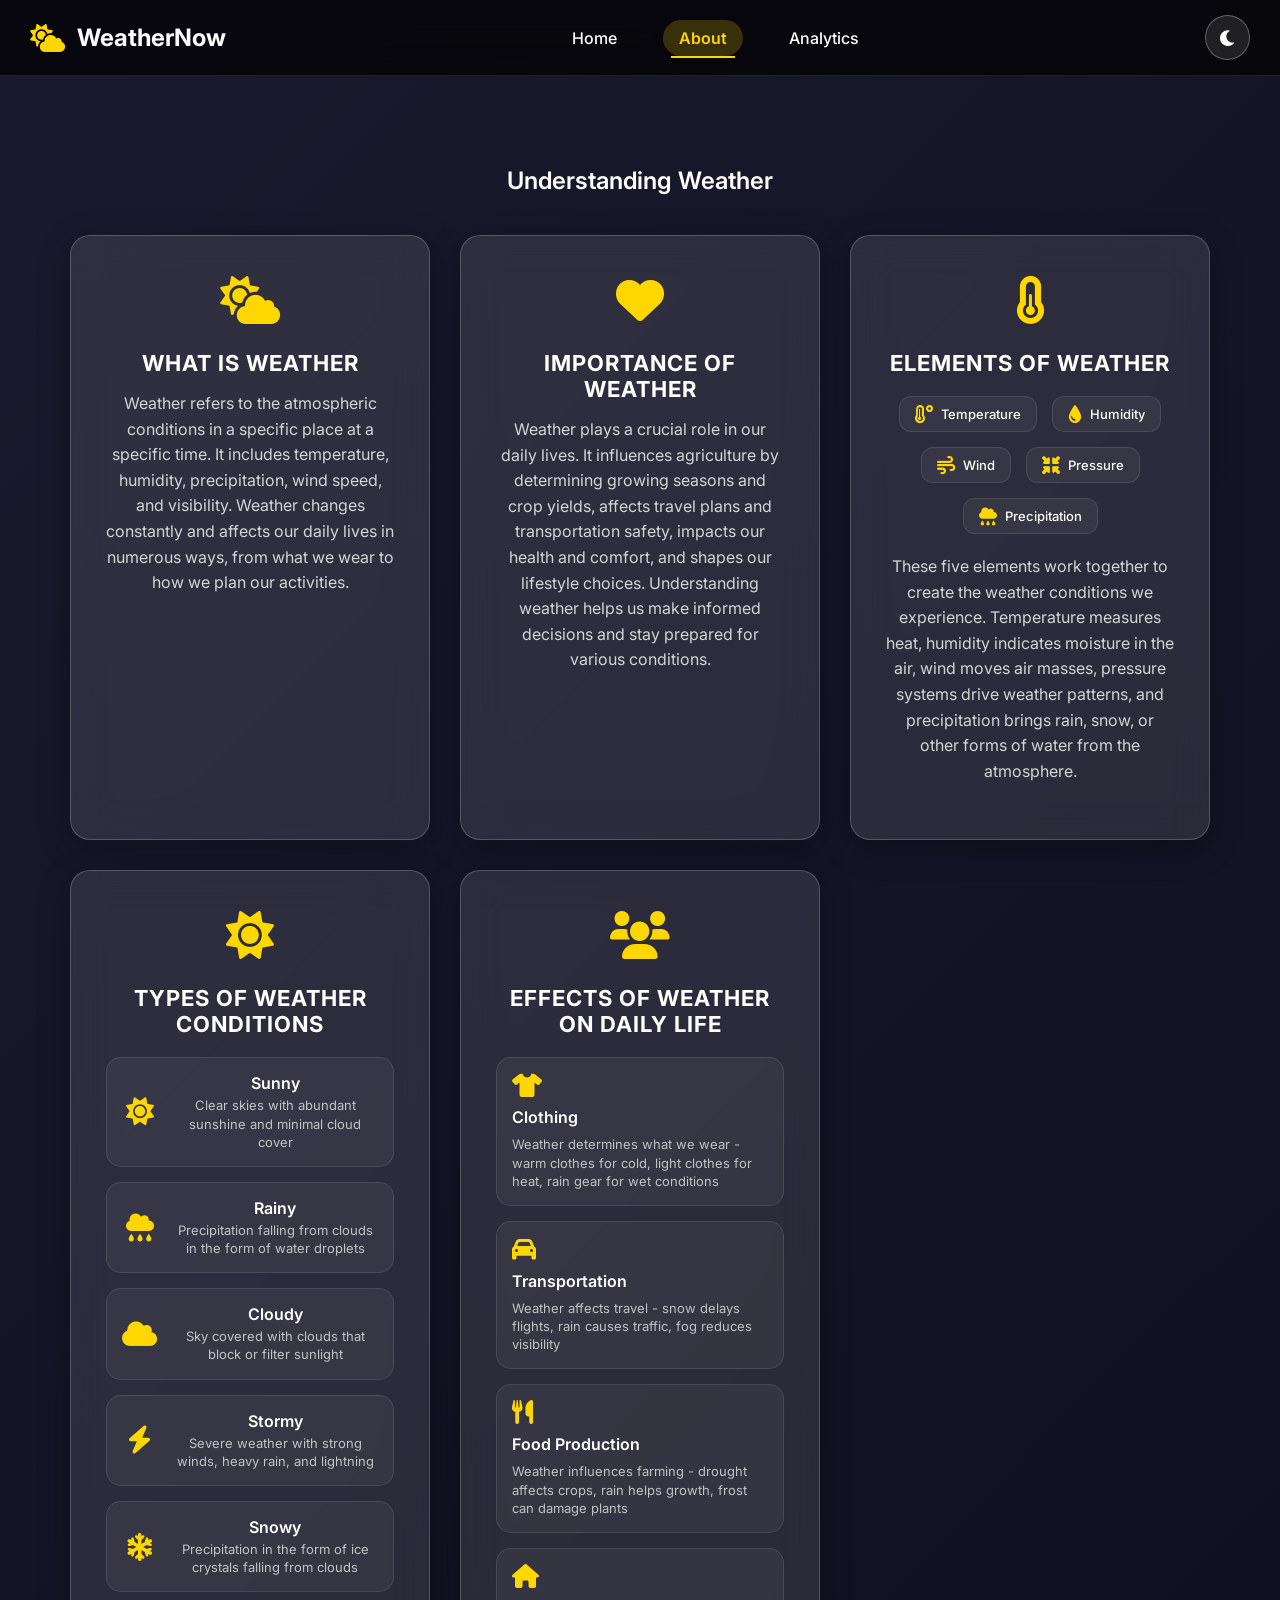
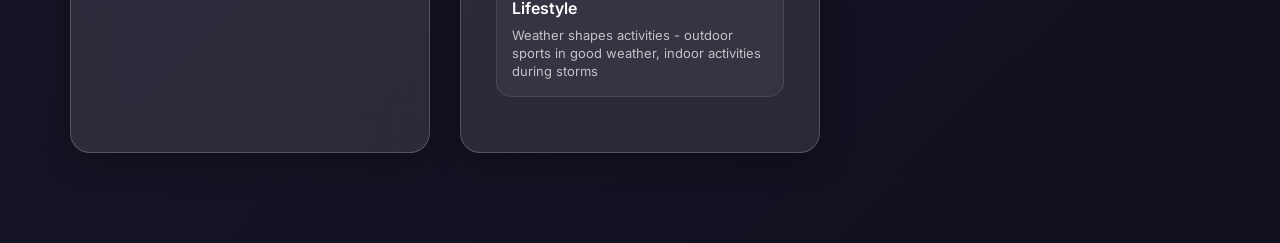
<file: about.html>
<!DOCTYPE html>
<html lang="en">
<head>
    <meta charset="UTF-8">
    <meta name="viewport" content="width=device-width, initial-scale=1.0">
    <title>About Weather - WeatherNow</title>
    <link rel="stylesheet" href="https://cdnjs.cloudflare.com/ajax/libs/font-awesome/6.0.0/css/all.min.css">
    <link href="https://fonts.googleapis.com/css2?family=Inter:wght@300;400;500;600;700&display=swap" rel="stylesheet">
    <link rel="stylesheet" href="style.css">
</head>
<body>
    <div class="app">
        <!-- Navigation Bar -->
        <nav class="navbar">
            <div class="nav-left">
                <div class="logo">
                    <i class="fas fa-cloud-sun"></i>
                    <span>WeatherNow</span>
                </div>
            </div>
            <div class="nav-center">
                <div class="nav-menu">
                    <a href="index.html" class="nav-link">Home</a>
                    <a href="about.html" class="nav-link active">About</a>
                    <a href="analytics.html" class="nav-link">Analytics</a>
                </div>
            </div>
             <div class="nav-right">
                <div class="theme-toggle" id="themeToggle">
                    <i class="fas fa-moon" id="themeIcon"></i>
                </div>
            </div>
        </nav>

        <!-- Main Content -->
        <main class="main-content">
            <!-- About Section -->
            <section id="about" class="section">
                <div class="about-container">
                    <h2 class="section-title">Understanding Weather</h2>
                    
                    <!-- Weather Topics Grid -->
                    <div class="about-grid">
                        <!-- What is Weather -->
                        <div class="about-card">
                            <div class="about-icon">
                                <i class="fas fa-cloud-sun"></i>
                            </div>
                            <h3>What is Weather</h3>
                            <p>Weather refers to the atmospheric conditions in a specific place at a specific time. It includes temperature, humidity, precipitation, wind speed, and visibility. Weather changes constantly and affects our daily lives in numerous ways, from what we wear to how we plan our activities.</p>
                        </div>
                        
                        <!-- Importance of Weather -->
                        <div class="about-card">
                            <div class="about-icon">
                                <i class="fas fa-heart"></i>
                            </div>
                            <h3>Importance of Weather</h3>
                            <p>Weather plays a crucial role in our daily lives. It influences agriculture by determining growing seasons and crop yields, affects travel plans and transportation safety, impacts our health and comfort, and shapes our lifestyle choices. Understanding weather helps us make informed decisions and stay prepared for various conditions.</p>
                        </div>
                        
                        <!-- Elements of Weather -->
                        <div class="about-card">
                            <div class="about-icon">
                                <i class="fas fa-thermometer-half"></i>
                            </div>
                            <h3>Elements of Weather</h3>
                            <div class="elements-grid">
                                <div class="element-item">
                                    <i class="fas fa-temperature-high"></i>
                                    <span>Temperature</span>
                                </div>
                                <div class="element-item">
                                    <i class="fas fa-tint"></i>
                                    <span>Humidity</span>
                                </div>
                                <div class="element-item">
                                    <i class="fas fa-wind"></i>
                                    <span>Wind</span>
                                </div>
                                <div class="element-item">
                                    <i class="fas fa-compress-arrows-alt"></i>
                                    <span>Pressure</span>
                                </div>
                                <div class="element-item">
                                    <i class="fas fa-cloud-rain"></i>
                                    <span>Precipitation</span>
                                </div>
                            </div>
                            <p>These five elements work together to create the weather conditions we experience. Temperature measures heat, humidity indicates moisture in the air, wind moves air masses, pressure systems drive weather patterns, and precipitation brings rain, snow, or other forms of water from the atmosphere.</p>
                        </div>
                        
                        <!-- Types of Weather Conditions -->
                        <div class="about-card">
                            <div class="about-icon">
                                <i class="fas fa-sun"></i>
                            </div>
                            <h3>Types of Weather Conditions</h3>
                            <div class="weather-types">
                                <div class="weather-type">
                                    <i class="fas fa-sun"></i>
                                    <div class="weather-info">
                                        <h4>Sunny</h4>
                                        <p>Clear skies with abundant sunshine and minimal cloud cover</p>
                                    </div>
                                </div>
                                <div class="weather-type">
                                    <i class="fas fa-cloud-rain"></i>
                                    <div class="weather-info">
                                        <h4>Rainy</h4>
                                        <p>Precipitation falling from clouds in the form of water droplets</p>
                                    </div>
                                </div>
                                <div class="weather-type">
                                    <i class="fas fa-cloud"></i>
                                    <div class="weather-info">
                                        <h4>Cloudy</h4>
                                        <p>Sky covered with clouds that block or filter sunlight</p>
                                    </div>
                                </div>
                                <div class="weather-type">
                                    <i class="fas fa-bolt"></i>
                                    <div class="weather-info">
                                        <h4>Stormy</h4>
                                        <p>Severe weather with strong winds, heavy rain, and lightning</p>
                                    </div>
                                </div>
                                <div class="weather-type">
                                    <i class="fas fa-snowflake"></i>
                                    <div class="weather-info">
                                        <h4>Snowy</h4>
                                        <p>Precipitation in the form of ice crystals falling from clouds</p>
                                    </div>
                                </div>
                            </div>
                        </div>
                        
                        <!-- Effects of Weather on Daily Life -->
                        <div class="about-card">
                            <div class="about-icon">
                                <i class="fas fa-users"></i>
                            </div>
                            <h3>Effects of Weather on Daily Life</h3>
                            <div class="effects-grid">
                                <div class="effect-item">
                                    <i class="fas fa-tshirt"></i>
                                    <h4>Clothing</h4>
                                    <p>Weather determines what we wear - warm clothes for cold, light clothes for heat, rain gear for wet conditions</p>
                                </div>
                                <div class="effect-item">
                                    <i class="fas fa-car"></i>
                                    <h4>Transportation</h4>
                                    <p>Weather affects travel - snow delays flights, rain causes traffic, fog reduces visibility</p>
                                </div>
                                <div class="effect-item">
                                    <i class="fas fa-utensils"></i>
                                    <h4>Food Production</h4>
                                    <p>Weather influences farming - drought affects crops, rain helps growth, frost can damage plants</p>
                                </div>
                                <div class="effect-item">
                                    <i class="fas fa-home"></i>
                                    <h4>Lifestyle</h4>
                                    <p>Weather shapes activities - outdoor sports in good weather, indoor activities during storms</p>
                                </div>
                            </div>
                        </div>
                    </div>
                </div>
            </section>
        </main>
    </div>

    <script src="script.js"></script>
</body>
</html>
</file>
<file: style.css>
/* Modern Weather Dashboard - Glassmorphism Design */

/* Reset and Base Styles */
* {
    margin: 0;
    padding: 0;
    box-sizing: border-box;
}

body {
    font-family: 'Inter', -apple-system, BlinkMacSystemFont, 'Segoe UI', Roboto, sans-serif;
    background: linear-gradient(135deg, #667eea 0%, #764ba2 100%);
    color: #ffffff;
    min-height: 100vh;
    transition: background 0.8s ease;
    overflow-x: hidden;
}

/* Dynamic Weather Backgrounds - Dark Theme */
body {
    background: linear-gradient(135deg, #1a1a2e 0%, #0f0f1e 100%) !important;
    color: #ffffff;
}

body.sunny {
    background: linear-gradient(135deg, #2d1b69 0%, #0f0f1e 100%) !important;
}

body.cloudy {
    background: linear-gradient(135deg, #1e3c72 0%, #2a5298 100%) !important;
}

body.rainy {
    background: linear-gradient(135deg, #0f2027 0%, #203a43 50%, #2c5364 100%) !important;
}

body.night {
    background: linear-gradient(135deg, #000000 0%, #1a1a2e 100%) !important;
}

/* Light Theme Styles */
body.light-theme {
    background: linear-gradient(135deg, #a8edea 0%, #fed6e3 100%) !important;
    color: #1a1a2e !important;
}

body.light-theme.sunny {
    background: linear-gradient(135deg, #ffecd2 0%, #fcb69f 100%) !important;
}

body.light-theme.cloudy {
    background: linear-gradient(135deg, #e0f7fa 0%, #87ceeb 100%) !important;
}

body.light-theme.rainy {
    background: linear-gradient(135deg, #a1c4fd 0%, #c2e9fb 100%) !important;
}

body.light-theme.night {
    background: linear-gradient(135deg, #f5f7fa 0%, #c3cfe2 100%) !important;
}

/* App Container */
.app {
    min-height: 100vh;
    display: flex;
    flex-direction: column;
}

/* Navigation Bar */
.navbar {
    position: sticky;
    top: 0;
    left: 0;
    right: 0;
    z-index: 1000;
    background: rgba(0, 0, 0, 0.7);
    backdrop-filter: blur(20px);
    border-bottom: 1px solid rgba(255, 255, 255, 0.1);
    padding: 15px 30px;
    display: flex;
    justify-content: space-between;
    align-items: center;
}

.nav-left .logo {
    display: flex;
    align-items: center;
    gap: 12px;
    font-size: 24px;
    font-weight: 700;
    color: #ffffff;
}

.nav-left .logo i {
    color: #ffd700;
    font-size: 28px;
}

.nav-center .search-container {
    position: relative;
    display: flex;
    align-items: center;
}

.search-input {
    background: rgba(255, 255, 255, 0.1);
    border: 1px solid rgba(255, 255, 255, 0.3);
    border-radius: 25px;
    padding: 12px 20px 12px 50px;
    color: #ffffff;
    font-size: 16px;
    width: 300px;
    outline: none;
    transition: all 0.3s ease;
}

.search-input::placeholder {
    color: rgba(255, 255, 255, 0.6);
}

.search-input:focus {
    background: rgba(255, 255, 255, 0.2);
    border-color: rgba(255, 255, 255, 0.5);
    box-shadow: 0 0 20px rgba(255, 255, 255, 0.1);
}

.search-icon {
    position: absolute;
    left: 20px;
    color: rgba(255, 255, 255, 0.6);
    font-size: 16px;
}

.theme-toggle {
    background: rgba(255, 255, 255, 0.1);
    border: 1px solid rgba(255, 255, 255, 0.3);
    border-radius: 50%;
    width: 45px;
    height: 45px;
    display: flex;
    align-items: center;
    justify-content: center;
    cursor: pointer;
    transition: all 0.3s ease;
}

.theme-toggle:hover {
    background: rgba(255, 255, 255, 0.2);
    transform: scale(1.1);
}

.theme-toggle i {
    color: #ffffff;
    font-size: 18px;
}

/* Light Theme Navigation */
.light-theme .navbar {
    background: rgba(255, 255, 255, 0.95) !important;
    border-color: rgba(0, 0, 0, 0.1) !important;
}

.light-theme .theme-toggle {
    background: rgba(0, 0, 0, 0.1) !important;
    border-color: rgba(0, 0, 0, 0.2) !important;
}

.light-theme .theme-toggle i {
    color: #1a1a2e !important;
}

.light-theme .search-input {
    background: rgba(0, 0, 0, 0.1) !important;
    border-color: rgba(0, 0, 0, 0.3) !important;
    color: #1a1a2e !important;
}

.light-theme .search-input::placeholder {
    color: rgba(0, 0, 0, 0.5) !important;
}

.light-theme .search-icon {
    color: rgba(0, 0, 0, 0.5) !important;
}

.light-theme .nav-left .logo {
    color: #1a1a2e !important;
}

/* Loading and Error States */
.loading-overlay, .error-message {
    position: fixed;
    top: 0;
    left: 0;
    right: 0;
    bottom: 0;
    background: rgba(0, 0, 0, 0.8);
    backdrop-filter: blur(10px);
    display: flex;
    align-items: center;
    justify-content: center;
    z-index: 2000;
    opacity: 0;
    visibility: hidden;
    transition: all 0.3s ease;
}

.loading-overlay.active, .error-message.active {
    opacity: 1;
    visibility: visible;
}

.loading-spinner {
    text-align: center;
    color: #ffffff;
}

.loading-spinner i {
    font-size: 32px;
    margin-bottom: 15px;
    color: #ffd700;
}

.error-message {
    background: rgba(244, 67, 54, 0.9);
}

.error-message i {
    color: #ff6b6b;
    font-size: 32px;
    margin-bottom: 15px;
}

.error-message span {
    color: #ffffff;
    font-size: 18px;
}

/* Light Theme Loading/Error */
.light-theme .loading-overlay,
.light-theme .error-message {
    background: rgba(255, 255, 255, 0.95) !important;
}

.light-theme .error-message i {
    color: #d32f2f !important;
}

.light-theme .error-message span {
    color: #1a1a2e !important;
}

.light-theme .loading-spinner {
    color: #1a1a2e !important;
}

.light-theme .loading-spinner i {
    color: #ff6b35 !important;
}

/* Main Content */
.main-content {
    flex: 1;
    padding: 30px;
    max-width: 1400px;
    margin: 0 auto;
}

/* Weather Hero Section */
.weather-hero {
    margin-bottom: 40px;
}

.weather-card {
    background: rgba(0, 0, 0, 0.6);
    backdrop-filter: blur(20px);
    border: 1px solid rgba(255, 255, 255, 0.1);
    border-radius: 30px;
    padding: 40px;
    text-align: center;
    animation: fadeInUp 0.8s ease;
    box-shadow: 0 20px 40px rgba(0, 0, 0, 0.5);
}

/* Light Theme Weather Card */
.light-theme .weather-card {
    background: rgba(255, 255, 255, 0.9) !important;
    border-color: rgba(0, 0, 0, 0.1) !important;
    box-shadow: 0 20px 40px rgba(0, 0, 0, 0.1) !important;
}

.weather-header {
    display: flex;
    justify-content: space-between;
    align-items: center;
    margin-bottom: 30px;
}

.location-info {
    display: flex;
    align-items: center;
    gap: 10px;
    font-size: 20px;
    font-weight: 600;
    color: #ffffff;
}

.location-info i {
    color: #ffd700;
}

.datetime {
    color: rgba(255, 255, 255, 0.8);
    font-size: 16px;
}

.weather-main {
    display: flex;
    flex-direction: column;
    align-items: center;
    gap: 20px;
    margin-bottom: 30px;
}

.temperature-display {
    font-size: 72px;
    font-weight: 700;
    color: #ffffff;
    text-shadow: 0 4px 20px rgba(0, 0, 0, 0.3);
    line-height: 1;
}

.temp-unit {
    font-size: 48px;
    color: rgba(255, 255, 255, 0.8);
    font-weight: 300;
}

.temp-toggle {
    display: flex;
    align-items: center;
    gap: 15px;
    background: rgba(255, 255, 255, 0.1);
    padding: 8px 16px;
    border-radius: 20px;
    border: 1px solid rgba(255, 255, 255, 0.2);
}

.toggle-label {
    font-size: 14px;
    color: rgba(255, 255, 255, 0.8);
    cursor: pointer;
}

/* Light Theme Weather Details */
.light-theme .location-info {
    color: #1a1a2e !important;
}

.light-theme .location-info i {
    color: #ff6b35 !important;
}

.light-theme .datetime {
    color: rgba(0, 0, 0, 0.6) !important;
}

.light-theme .temperature-display {
    color: #1a1a2e !important;
    text-shadow: 0 4px 20px rgba(0, 0, 0, 0.1) !important;
}

.light-theme .temp-unit {
    color: rgba(0, 0, 0, 0.6) !important;
}

.light-theme .temp-toggle {
    background: rgba(0, 0, 0, 0.1) !important;
    border-color: rgba(0, 0, 0, 0.2) !important;
}

.light-theme .toggle-label {
    color: rgba(0, 0, 0, 0.6) !important;
}

/* Switch Component */
.switch {
    position: relative;
    display: inline-block;
    width: 50px;
    height: 26px;
}

.switch input {
    opacity: 0;
    width: 0;
    height: 0;
}

.slider {
    position: absolute;
    cursor: pointer;
    top: 0;
    left: 0;
    right: 0;
    bottom: 0;
    background: rgba(255, 255, 255, 0.2);
    transition: 0.4s;
    border-radius: 26px;
}

.slider:before {
    position: absolute;
    content: "";
    height: 18px;
    width: 18px;
    left: 4px;
    bottom: 4px;
    background: #ffd700;
    transition: 0.4s;
    border-radius: 50%;
}

input:checked + .slider {
    background: rgba(255, 255, 255, 0.3);
}

input:checked + .slider:before {
    transform: translateX(24px);
}

/* Light Theme Switch */
.light-theme .slider {
    background: rgba(0, 0, 0, 0.2) !important;
}

.light-theme .slider:before {
    background: #ff6b35 !important;
}

.weather-details {
    display: flex;
    justify-content: space-between;
    align-items: center;
    gap: 30px;
}

.weather-condition {
    display: flex;
    align-items: center;
    gap: 10px;
    font-size: 18px;
    color: #ffffff;
}

.weather-condition i {
    font-size: 32px;
    color: #ffd700;
}

.feels-like {
    font-size: 16px;
    color: rgba(255, 255, 255, 0.8);
}

.feels-like span {
    font-weight: 600;
    color: #ffffff;
}

/* Light Theme Weather Details */
.light-theme .weather-condition {
    color: #1a1a2e !important;
}

.light-theme .weather-condition i {
    color: #ff6b35 !important;
}

.light-theme .feels-like {
    color: rgba(0, 0, 0, 0.6) !important;
}

.light-theme .feels-like span {
    color: #1a1a2e !important;
}

/* Section Titles */
.section-title {
    font-size: 24px;
    font-weight: 600;
    color: #ffffff;
    margin-bottom: 25px;
    text-align: center;
}

/* Light Theme Section Titles */
.light-theme .section-title {
    color: #1a1a2e !important;
}

/* Highlights Section */
.highlights-section {
    margin-bottom: 40px;
}

.highlights-grid {
    display: grid;
    grid-template-columns: repeat(auto-fit, minmax(200px, 1fr));
    gap: 20px;
}

/* Weekly Forecast - Horizontal Layout */
.weekly-grid {
    display: flex;
    gap: 20px;
    overflow-x: auto;
    padding: 20px 0;
    scrollbar-width: thin;
    scrollbar-color: rgba(255, 255, 255, 0.3);
}

.weekly-grid::-webkit-scrollbar {
    height: 8px;
}

.weekly-grid::-webkit-scrollbar-track {
    background: rgba(255, 255, 255, 0.1);
    border-radius: 10px;
}

.weekly-grid::-webkit-scrollbar-thumb {
    background: rgba(255, 255, 255, 0.3);
    border-radius: 10px;
}

.highlight-card {
    background: rgba(0, 0, 0, 0.6);
    backdrop-filter: blur(15px);
    border: 1px solid rgba(255, 255, 255, 0.1);
    border-radius: 20px;
    padding: 25px;
    text-align: center;
    transition: all 0.3s ease;
    box-shadow: 0 10px 30px rgba(0, 0, 0, 0.4);
}

.highlight-card:hover {
    transform: translateY(-5px);
    box-shadow: 0 15px 40px rgba(0, 0, 0, 0.6);
    border-color: rgba(255, 255, 255, 0.2);
}

/* Light Theme Highlight Cards */
.light-theme .highlight-card {
    background: rgba(255, 255, 255, 0.9) !important;
    border-color: rgba(0, 0, 0, 0.1) !important;
    box-shadow: 0 10px 30px rgba(0, 0, 0, 0.1) !important;
}

.light-theme .highlight-card:hover {
    border-color: rgba(0, 0, 0, 0.2) !important;
}

.highlight-icon {
    font-size: 28px;
    color: #ffd700;
    margin-bottom: 15px;
}

.highlight-label {
    font-size: 14px;
    color: rgba(255, 255, 255, 0.7);
    margin-bottom: 8px;
}

.highlight-value {
    font-size: 20px;
    font-weight: 600;
    color: #ffffff;
}

/* Light Theme Highlight Items */
.light-theme .highlight-icon {
    color: #ff6b35 !important;
}

.light-theme .highlight-label {
    color: rgba(0, 0, 0, 0.6) !important;
}

.light-theme .highlight-value {
    color: #1a1a2e !important;
}

/* Hourly Forecast */
.hourly-section {
    margin-bottom: 40px;
}

.hourly-container {
    display: flex;
    gap: 15px;
    overflow-x: auto;
    padding: 20px 0;
    scrollbar-width: thin;
    scrollbar-color: rgba(255, 255, 255, 0.3);
}

.hourly-container::-webkit-scrollbar {
    height: 8px;
}

.hourly-container::-webkit-scrollbar-track {
    background: rgba(255, 255, 255, 0.1);
    border-radius: 10px;
}

.hourly-container::-webkit-scrollbar-thumb {
    background: rgba(255, 255, 255, 0.3);
    border-radius: 10px;
}

.hourly-item {
    background: rgba(0, 0, 0, 0.6);
    backdrop-filter: blur(15px);
    border: 1px solid rgba(255, 255, 255, 0.1);
    border-radius: 20px;
    padding: 20px;
    min-width: 120px;
    text-align: center;
    transition: all 0.3s ease;
    flex-shrink: 0;
}

.hourly-item:hover {
    transform: translateY(-3px) scale(1.05);
    box-shadow: 0 10px 25px rgba(0, 0, 0, 0.6);
    border-color: rgba(255, 255, 255, 0.2);
}

.hourly-time {
    font-size: 14px;
    color: rgba(255, 255, 255, 0.7);
    margin-bottom: 10px;
}

.hourly-icon {
    font-size: 24px;
    color: #ffd700;
    margin-bottom: 10px;
}

.hourly-temp {
    font-size: 18px;
    font-weight: 600;
    color: #ffffff;
}

/* Light Theme Hourly Items */
.light-theme .hourly-item {
    background: rgba(255, 255, 255, 0.9) !important;
    border-color: rgba(0, 0, 0, 0.1) !important;
    box-shadow: 0 10px 25px rgba(0, 0, 0, 0.1) !important;
}

.light-theme .hourly-item:hover {
    border-color: rgba(0, 0, 0, 0.2) !important;
}

.light-theme .hourly-icon {
    color: #ff6b35 !important;
}

.light-theme .hourly-time {
    color: rgba(0, 0, 0, 0.6) !important;
}

.light-theme .hourly-temp {
    color: #1a1a2e !important;
}

/* Weather Analytics - Enhanced */
.analytics-section {
    margin-bottom: 50px;
}

.analytics-grid {
    display: grid;
    grid-template-columns: repeat(auto-fit, minmax(450px, 1fr));
    gap: 35px;
    margin-top: 25px;
}

.chart-container {
    background: rgba(0, 0, 0, 0.6);
    backdrop-filter: blur(20px);
    border: 1px solid rgba(255, 255, 255, 0.15);
    border-radius: 28px;
    padding: 35px;
    text-align: center;
    transition: all 0.4s cubic-bezier(0.175, 0.885, 0.32, 1.275);
    box-shadow: 0 12px 40px rgba(0, 0, 0, 0.4);
    position: relative;
    overflow: hidden;
}

.chart-container::before {
    content: '';
    position: absolute;
    top: 0;
    left: -100%;
    width: 100%;
    height: 100%;
    background: linear-gradient(90deg, transparent, rgba(255, 215, 0, 0.05), transparent);
    transition: left 0.8s ease;
}

.chart-container:hover::before {
    left: 100%;
}

.chart-container:hover {
    transform: translateY(-10px);
    box-shadow: 0 25px 50px rgba(255, 215, 0, 0.15);
    border-color: rgba(255, 215, 0, 0.25);
    background: rgba(0, 0, 0, 0.7);
}

.chart-container h3 {
    color: #ffffff;
    font-size: 20px;
    font-weight: 700;
    margin-bottom: 25px;
    text-align: center;
    text-transform: uppercase;
    letter-spacing: 1px;
    text-shadow: 0 2px 8px rgba(0, 0, 0, 0.3);
}

.chart-container canvas {
    max-height: 320px;
    width: 100% !important;
}

/* Light Theme Analytics - Enhanced */
.light-theme .chart-container {
    background: rgba(255, 255, 255, 0.95) !important;
    border-color: rgba(0, 0, 0, 0.1) !important;
    box-shadow: 0 12px 40px rgba(0, 0, 0, 0.15) !important;
}

.light-theme .chart-container:hover {
    border-color: rgba(255, 107, 53, 0.25) !important;
    box-shadow: 0 25px 50px rgba(255, 107, 53, 0.1) !important;
}

.light-theme .chart-container h3 {
    color: #1a1a2e !important;
    text-shadow: 0 2px 8px rgba(0, 0, 0, 0.1) !important;
}

/* Enhanced Hourly Cards */
.hourly-item {
    background: rgba(0, 0, 0, 0.6);
    backdrop-filter: blur(20px);
    border: 1px solid rgba(255, 255, 255, 0.15);
    border-radius: 24px;
    padding: 24px 18px;
    min-width: 130px;
    text-align: center;
    transition: all 0.4s cubic-bezier(0.175, 0.885, 0.32, 1.275);
    flex-shrink: 0;
    position: relative;
    overflow: hidden;
    box-shadow: 0 8px 32px rgba(0, 0, 0, 0.3);
}

.hourly-item::before {
    content: '';
    position: absolute;
    top: 0;
    left: -100%;
    width: 100%;
    height: 100%;
    background: linear-gradient(90deg, transparent, rgba(255, 215, 0, 0.15), transparent);
    transition: left 0.6s ease;
}

.hourly-item:hover::before {
    left: 100%;
}

.hourly-item:hover {
    transform: translateY(-8px) scale(1.08);
    box-shadow: 0 20px 40px rgba(255, 215, 0, 0.2);
    border-color: rgba(255, 215, 0, 0.3);
    background: rgba(0, 0, 0, 0.7);
}

.hourly-time {
    font-size: 13px;
    color: rgba(255, 255, 255, 0.8);
    margin-bottom: 12px;
    font-weight: 500;
    letter-spacing: 0.5px;
}

.hourly-icon {
    font-size: 28px;
    color: #ffd700;
    margin-bottom: 12px;
    transition: all 0.3s ease;
    filter: drop-shadow(0 2px 8px rgba(255, 215, 0, 0.3));
}

.hourly-item:hover .hourly-icon {
    transform: scale(1.15) rotate(10deg);
    filter: drop-shadow(0 4px 12px rgba(255, 215, 0, 0.5));
}

.hourly-temp {
    font-size: 20px;
    font-weight: 700;
    color: #ffffff;
    position: relative;
    text-shadow: 0 2px 8px rgba(0, 0, 0, 0.3);
}

/* Enhanced Weekly Cards */
.weekly-item {
    background: rgba(0, 0, 0, 0.6);
    backdrop-filter: blur(20px);
    border: 1px solid rgba(255, 255, 255, 0.15);
    border-radius: 24px;
    padding: 28px 20px;
    text-align: center;
    transition: all 0.4s cubic-bezier(0.175, 0.885, 0.32, 1.275);
    box-shadow: 0 8px 32px rgba(0, 0, 0, 0.3);
    position: relative;
    overflow: hidden;
    min-width: 160px;
    flex-shrink: 0;
}

.weekly-item::before {
    content: '';
    position: absolute;
    top: 0;
    left: -100%;
    width: 100%;
    height: 100%;
    background: linear-gradient(90deg, transparent, rgba(255, 215, 0, 0.1), transparent);
    transition: left 0.6s ease;
}

.weekly-item:hover::before {
    left: 100%;
}

.weekly-item:hover {
    transform: translateY(-8px) scale(1.05);
    box-shadow: 0 20px 40px rgba(255, 215, 0, 0.2);
    border-color: rgba(255, 215, 0, 0.3);
    background: rgba(0, 0, 0, 0.7);
}

.weekly-day {
    font-size: 16px;
    font-weight: 700;
    color: #ffd700;
    margin-bottom: 12px;
    text-transform: uppercase;
    letter-spacing: 1px;
    text-shadow: 0 2px 8px rgba(255, 215, 0, 0.3);
}

.weekly-icon {
    font-size: 36px;
    color: #ffd700;
    margin-bottom: 16px;
    transition: all 0.3s ease;
    filter: drop-shadow(0 2px 8px rgba(255, 215, 0, 0.3));
}

.weekly-item:hover .weekly-icon {
    transform: scale(1.1) rotate(5deg);
    filter: drop-shadow(0 4px 12px rgba(255, 215, 0, 0.5));
}

.weekly-temps {
    display: flex;
    flex-direction: column;
    gap: 6px;
}

.weekly-high {
    font-size: 20px;
    font-weight: 700;
    color: #ffffff;
    text-shadow: 0 2px 8px rgba(0, 0, 0, 0.3);
}

.weekly-low {
    font-size: 16px;
    color: rgba(255, 255, 255, 0.7);
    font-weight: 500;
}

/* Navigation Menu */
.nav-center {
    display: flex;
    align-items: center;
    gap: 30px;
}

.nav-menu {
    display: flex;
    align-items: center;
    gap: 30px;
}

.nav-link {
    color: #ffffff;
    text-decoration: none;
    font-size: 16px;
    font-weight: 500;
    padding: 8px 16px;
    border-radius: 20px;
    transition: all 0.3s ease;
    position: relative;
}

.nav-link:hover {
    background: rgba(255, 255, 255, 0.1);
    color: #ffd700;
}

.nav-link.active {
    background: rgba(255, 215, 0, 0.2);
    color: #ffd700;
    font-weight: 600;
}

.nav-link::after {
    content: '';
    position: absolute;
    bottom: -2px;
    left: 50%;
    width: 0;
    height: 2px;
    background: #ffd700;
    transition: all 0.3s ease;
    transform: translateX(-50%);
}

.nav-link.active::after {
    width: 80%;
}

/* Light Theme Navigation */
.light-theme .nav-link {
    color: #1a1a2e !important;
}

.light-theme .nav-link:hover {
    background: rgba(0, 0, 0, 0.1) !important;
    color: #ff6b35 !important;
}

.light-theme .nav-link.active {
    background: rgba(255, 107, 53, 0.2) !important;
    color: #ff6b35 !important;
}

.light-theme .nav-link::after {
    background: #ff6b35 !important;
}

/* Sections */
.section {
    padding: 60px 0;
    min-height: 100vh;
}

/* About Section */
.about-container {
    max-width: 1200px;
    margin: 0 auto;
    padding: 0 30px;
}

.about-grid {
    display: grid;
    grid-template-columns: repeat(3, 1fr);
    gap: 30px;
    margin-top: 40px;
}

.about-card {
    background: rgba(255, 255, 255, 0.1);
    backdrop-filter: blur(20px);
    border: 1px solid rgba(255, 255, 255, 0.2);
    border-radius: 20px;
    padding: 35px;
    transition: all 0.3s ease;
    position: relative;
    overflow: hidden;
    text-align: center;
    box-shadow: 0 8px 32px rgba(0, 0, 0, 0.3);
}

.about-card::before {
    content: '';
    position: absolute;
    top: 0;
    left: -100%;
    width: 100%;
    height: 100%;
    background: linear-gradient(90deg, transparent, rgba(255, 215, 0, 0.05), transparent);
    transition: left 0.8s ease;
}

.about-card:hover::before {
    left: 100%;
}

.about-card:hover {
    transform: translateY(-5px) scale(1.02);
    box-shadow: 0 15px 40px rgba(255, 215, 0, 0.15);
    border-color: rgba(255, 215, 0, 0.25);
    background: rgba(0, 0, 0, 0.7);
}

.about-icon {
    font-size: 48px;
    color: #ffd700;
    margin-bottom: 20px;
    transition: all 0.3s ease;
}

.about-card:hover .about-icon {
    transform: scale(1.1) rotate(10deg);
}

.about-card h3 {
    color: #ffffff;
    font-size: 22px;
    font-weight: 700;
    margin-bottom: 15px;
    text-transform: uppercase;
    letter-spacing: 1px;
}

.about-card p {
    color: rgba(255, 255, 255, 0.8);
    font-size: 16px;
    line-height: 1.6;
    margin-bottom: 20px;
}

/* Elements Grid */
.elements-grid {
    display: flex;
    flex-wrap: wrap;
    gap: 15px;
    margin: 20px 0;
    justify-content: center;
}

.element-item {
    display: flex;
    align-items: center;
    gap: 8px;
    background: rgba(255, 255, 255, 0.05);
    padding: 8px 15px;
    border-radius: 12px;
    border: 1px solid rgba(255, 255, 255, 0.1);
    transition: all 0.3s ease;
}

.element-item:hover {
    background: rgba(255, 215, 0, 0.1);
    border-color: rgba(255, 215, 0, 0.3);
    transform: translateY(-2px);
}

.element-item i {
    color: #ffd700;
    font-size: 18px;
}

.element-item span {
    color: #ffffff;
    font-weight: 500;
    font-size: 13px;
}

/* Weather Types */
.weather-types {
    display: flex;
    flex-direction: column;
    gap: 15px;
    margin: 20px 0;
}

.weather-type {
    display: flex;
    align-items: center;
    gap: 15px;
    background: rgba(255, 255, 255, 0.05);
    padding: 15px;
    border-radius: 15px;
    border: 1px solid rgba(255, 255, 255, 0.1);
    transition: all 0.3s ease;
}

.weather-type:hover {
    background: rgba(255, 215, 0, 0.1);
    border-color: rgba(255, 215, 0, 0.3);
    transform: translateX(5px);
}

.weather-type i {
    font-size: 28px;
    color: #ffd700;
    min-width: 35px;
    text-align: center;
}

.weather-info h4 {
    color: #ffffff;
    font-size: 16px;
    font-weight: 600;
    margin-bottom: 3px;
}

.weather-info p {
    color: rgba(255, 255, 255, 0.7);
    font-size: 13px;
    line-height: 1.4;
    margin: 0;
}

/* Effects Grid */
.effects-grid {
    display: grid;
    grid-template-columns: 1fr;
    gap: 15px;
    margin: 20px 0;
}

.effect-item {
    background: rgba(255, 255, 255, 0.05);
    padding: 15px;
    border-radius: 15px;
    border: 1px solid rgba(255, 255, 255, 0.1);
    transition: all 0.3s ease;
    text-align: left;
}

.effect-item:hover {
    background: rgba(255, 215, 0, 0.1);
    border-color: rgba(255, 215, 0, 0.3);
    transform: translateY(-3px);
}

.effect-item i {
    font-size: 24px;
    color: #ffd700;
    margin-bottom: 10px;
    display: block;
}

.effect-item h4 {
    color: #ffffff;
    font-size: 16px;
    font-weight: 600;
    margin-bottom: 8px;
}

.effect-item p {
    color: rgba(255, 255, 255, 0.7);
    font-size: 13px;
    line-height: 1.4;
    margin: 0;
}

/* Search Container */
.search-container {
    display: flex;
    align-items: center;
    background: rgba(255, 255, 255, 0.1);
    backdrop-filter: blur(20px);
    border: 1px solid rgba(255, 255, 255, 0.2);
    border-radius: 50px;
    padding: 12px 20px;
    transition: all 0.3s ease;
    margin-right: 30px;
}

.search-container:hover {
    background: rgba(255, 255, 255, 0.15);
    border-color: rgba(255, 215, 0, 0.3);
}

.search-icon {
    color: #ffd700;
    font-size: 18px;
    margin-right: 15px;
}

.search-input {
    background: transparent;
    border: none;
    color: #ffffff;
    font-size: 16px;
    font-weight: 500;
    outline: none;
    width: 200px;
    transition: width 0.3s ease;
}

.search-input::placeholder {
    color: rgba(255, 255, 255, 0.6);
}

.search-input:focus {
    width: 250px;
}

.analytics-btn {
    display: flex;
    align-items: center;
    gap: 8px;
    background: rgba(255, 215, 0, 0.2);
    border: 1px solid rgba(255, 215, 0, 0.4);
    border-radius: 25px;
    padding: 8px 16px;
    color: #ffd700;
    font-size: 14px;
    font-weight: 600;
    cursor: pointer;
    transition: all 0.3s ease;
    margin-left: 15px;
}

.analytics-btn:hover {
    background: rgba(255, 215, 0, 0.3);
    border-color: rgba(255, 215, 0, 0.6);
    transform: translateY(-2px);
}

.analytics-btn i {
    font-size: 16px;
}

.analytics-btn span {
    font-size: 13px;
}

/* Light Theme Search */
.light-theme .search-container {
    background: rgba(0, 0, 0, 0.05);
    border-color: rgba(0, 0, 0, 0.1);
}

.light-theme .search-container:hover {
    background: rgba(0, 0, 0, 0.08);
    border-color: rgba(255, 107, 53, 0.3);
}

.light-theme .search-icon {
    color: #ff6b35;
}

.light-theme .search-input {
    color: #1a1a2e;
}

.light-theme .search-input::placeholder {
    color: rgba(0, 0, 0, 0.5);
}

.light-theme .analytics-btn {
    background: rgba(255, 107, 53, 0.1);
    border-color: rgba(255, 107, 53, 0.3);
    color: #ff6b35;
}

.light-theme .analytics-btn:hover {
    background: rgba(255, 107, 53, 0.2);
    border-color: rgba(255, 107, 53, 0.5);
}

/* Light Theme About Section */
.light-theme .about-card {
    background: rgba(255, 255, 255, 0.95) !important;
    border-color: rgba(0, 0, 0, 0.1) !important;
    box-shadow: 0 8px 32px rgba(0, 0, 0, 0.15) !important;
}

.light-theme .about-card:hover {
    border-color: rgba(255, 107, 53, 0.25) !important;
    box-shadow: 0 15px 40px rgba(255, 107, 53, 0.1) !important;
}

.light-theme .about-icon {
    color: #ff6b35 !important;
}

.light-theme .about-card h3 {
    color: #1a1a2e !important;
}

.light-theme .about-card p {
    color: rgba(0, 0, 0, 0.7) !important;
}

.light-theme .element-item {
    background: rgba(0, 0, 0, 0.05) !important;
    border-color: rgba(0, 0, 0, 0.1) !important;
}

.light-theme .element-item:hover {
    background: rgba(255, 107, 53, 0.1) !important;
    border-color: rgba(255, 107, 53, 0.3) !important;
}

.light-theme .element-item i {
    color: #ff6b35 !important;
}

.light-theme .element-item span {
    color: #1a1a2e !important;
}

.light-theme .weather-type {
    background: rgba(0, 0, 0, 0.05) !important;
    border-color: rgba(0, 0, 0, 0.1) !important;
}

.light-theme .weather-type:hover {
    background: rgba(255, 107, 53, 0.1) !important;
    border-color: rgba(255, 107, 53, 0.3) !important;
}

.light-theme .weather-type i {
    color: #ff6b35 !important;
}

.light-theme .weather-info h4 {
    color: #1a1a2e !important;
}

.light-theme .weather-info p {
    color: rgba(0, 0, 0, 0.7) !important;
}

.light-theme .effect-item {
    background: rgba(0, 0, 0, 0.05) !important;
    border-color: rgba(0, 0, 0, 0.1) !important;
}

.light-theme .effect-item:hover {
    background: rgba(255, 107, 53, 0.1) !important;
    border-color: rgba(255, 107, 53, 0.3) !important;
}

.light-theme .effect-item i {
    color: #ff6b35 !important;
}

.light-theme .effect-item h4 {
    color: #1a1a2e !important;
}

.light-theme .effect-item p {
    color: rgba(0, 0, 0, 0.7) !important;
}

/* Responsive Design */
@media (max-width: 1024px) {
    .about-grid {
        grid-template-columns: repeat(2, 1fr);
        gap: 25px;
    }
    
    .about-card {
        padding: 30px;
    }
    
    .about-icon {
        font-size: 42px;
    }
    
    .about-card h3 {
        font-size: 20px;
    }
    
    .about-card p {
        font-size: 15px;
    }
}

@media (max-width: 768px) {
    .about-container {
        padding: 0 20px;
    }
    
    .about-grid {
        grid-template-columns: 1fr;
        gap: 20px;
    }
    
    .about-card {
        padding: 25px;
    }
    
    .about-icon {
        font-size: 36px;
    }
    
    .about-card h3 {
        font-size: 18px;
    }
    
    .about-card p {
        font-size: 14px;
    }
    
    .elements-grid {
        gap: 12px;
    }
    
    .element-item {
        padding: 8px 12px;
    }
    
    .element-item i {
        font-size: 16px;
    }
    
    .element-item span {
        font-size: 12px;
    }
    
    .weather-type {
        padding: 12px;
        gap: 12px;
    }
    
    .weather-type i {
        font-size: 24px;
    }
    
    .weather-info h4 {
        font-size: 14px;
    }
    
    .weather-info p {
        font-size: 12px;
    }
    
    .effect-item {
        padding: 12px;
    }
    
    .effect-item i {
        font-size: 20px;
    }
    
    .effect-item h4 {
        font-size: 14px;
    }
    
    .effect-item p {
        font-size: 12px;
    }
}

@media (max-width: 480px) {
    .about-container {
        padding: 0 15px;
    }
    
    .about-card {
        padding: 20px;
    }
    
    .about-icon {
        font-size: 32px;
    }
    
    .about-card h3 {
        font-size: 16px;
    }
    
    .about-card p {
        font-size: 13px;
    }
    
    .elements-grid {
        flex-direction: column;
        align-items: center;
    }
    
    .element-item {
        width: 100%;
        max-width: 200px;
        justify-content: center;
    }
    
    .weather-type {
        flex-direction: column;
        text-align: center;
        gap: 8px;
    }
    
    .weather-type i {
        font-size: 28px;
    }
}

.light-theme .about-card li i {
    color: #ff6b35 !important;
}

/* Enhanced Analytics Section */
.analytics-container {
    max-width: 1200px;
    margin: 0 auto;
    padding: 0 30px;
}

.analytics-controls {
    background: rgba(0, 0, 0, 0.6);
    backdrop-filter: blur(20px);
    border: 1px solid rgba(255, 255, 255, 0.15);
    border-radius: 20px;
    padding: 25px;
    margin: 30px 0;
    text-align: center;
    box-shadow: 0 8px 32px rgba(0, 0, 0, 0.3);
}

.control-group {
    display: flex;
    align-items: center;
    justify-content: center;
    gap: 15px;
}

.control-group label {
    color: #ffffff;
    font-size: 16px;
    font-weight: 600;
}

.data-select {
    background: rgba(255, 255, 255, 0.1);
    border: 1px solid rgba(255, 255, 255, 0.3);
    border-radius: 12px;
    padding: 10px 20px;
    color: #ffffff;
    font-size: 16px;
    font-weight: 500;
    outline: none;
    transition: all 0.3s ease;
    cursor: pointer;
}

.data-select:focus {
    background: rgba(255, 255, 255, 0.2);
    border-color: rgba(255, 255, 255, 0.5);
    box-shadow: 0 0 20px rgba(255, 255, 255, 0.1);
}

.data-select option {
    background: #1a1a2e;
    color: #ffffff;
}

.analytics-grid {
    display: grid;
    grid-template-columns: 2fr 1fr;
    gap: 30px;
    margin-top: 30px;
}

.stats-container {
    background: rgba(0, 0, 0, 0.6);
    backdrop-filter: blur(20px);
    border: 1px solid rgba(255, 255, 255, 0.15);
    border-radius: 28px;
    padding: 35px;
    box-shadow: 0 12px 40px rgba(0, 0, 0, 0.3);
}

.stats-container h3 {
    color: #ffffff;
    font-size: 20px;
    font-weight: 700;
    margin-bottom: 25px;
    text-align: center;
    text-transform: uppercase;
    letter-spacing: 1px;
}

.stats-grid {
    display: grid;
    grid-template-columns: 1fr 1fr;
    gap: 20px;
}

.stat-card {
    background: rgba(255, 255, 255, 0.1);
    border: 1px solid rgba(255, 255, 255, 0.2);
    border-radius: 16px;
    padding: 20px;
    text-align: center;
    transition: all 0.3s ease;
}

.stat-card:hover {
    background: rgba(255, 255, 255, 0.15);
    transform: translateY(-3px);
    box-shadow: 0 8px 25px rgba(0, 0, 0, 0.3);
}

.stat-label {
    color: rgba(255, 255, 255, 0.7);
    font-size: 14px;
    font-weight: 500;
    margin-bottom: 8px;
    text-transform: uppercase;
    letter-spacing: 0.5px;
}

.stat-value {
    color: #ffd700;
    font-size: 24px;
    font-weight: 700;
    text-shadow: 0 2px 8px rgba(255, 215, 0, 0.3);
}

/* Light Theme Analytics Controls */
.light-theme .analytics-controls {
    background: rgba(255, 255, 255, 0.95) !important;
    border-color: rgba(0, 0, 0, 0.1) !important;
    box-shadow: 0 8px 32px rgba(0, 0, 0, 0.15) !important;
}

.light-theme .control-group label {
    color: #1a1a2e !important;
}

.light-theme .data-select {
    background: rgba(0, 0, 0, 0.1) !important;
    border-color: rgba(0, 0, 0, 0.3) !important;
    color: #1a1a2e !important;
}

.light-theme .data-select:focus {
    background: rgba(0, 0, 0, 0.2) !important;
    border-color: rgba(0, 0, 0, 0.5) !important;
}

.light-theme .stats-container {
    background: rgba(255, 255, 255, 0.95) !important;
    border-color: rgba(0, 0, 0, 0.1) !important;
    box-shadow: 0 12px 40px rgba(0, 0, 0, 0.15) !important;
}

.light-theme .stats-container h3 {
    color: #1a1a2e !important;
}

.light-theme .stat-card {
    background: rgba(0, 0, 0, 0.1) !important;
    border-color: rgba(0, 0, 0, 0.2) !important;
}

.light-theme .stat-card:hover {
    background: rgba(0, 0, 0, 0.15) !important;
}

.light-theme .stat-label {
    color: rgba(0, 0, 0, 0.7) !important;
}

.light-theme .stat-value {
    color: #ff6b35 !important;
}

/* Smooth Scrolling */
html {
    scroll-behavior: smooth;
}

/* Notification System */
.notification {
    position: fixed;
    top: 100px;
    right: 30px;
    background: rgba(0, 0, 0, 0.9);
    backdrop-filter: blur(20px);
    border: 1px solid rgba(255, 255, 255, 0.2);
    border-radius: 12px;
    padding: 15px 20px;
    color: #ffffff;
    font-size: 14px;
    font-weight: 500;
    z-index: 1000;
    transform: translateX(400px);
    opacity: 0;
    transition: all 0.3s cubic-bezier(0.175, 0.885, 0.32, 1.275);
    box-shadow: 0 8px 32px rgba(0, 0, 0, 0.3);
    max-width: 300px;
}

.notification.active {
    transform: translateX(0);
    opacity: 1;
}

.notification.success {
    border-color: rgba(74, 222, 128, 0.5);
    background: rgba(74, 222, 128, 0.1);
}

.notification.warning {
    border-color: rgba(248, 113, 113, 0.5);
    background: rgba(248, 113, 113, 0.1);
}

.notification.info {
    border-color: rgba(255, 215, 0, 0.5);
    background: rgba(255, 215, 0, 0.1);
}

/* Light Theme Notifications */
.light-theme .notification {
    background: rgba(255, 255, 255, 0.95) !important;
    border-color: rgba(0, 0, 0, 0.2) !important;
    color: #1a1a2e !important;
    box-shadow: 0 8px 32px rgba(0, 0, 0, 0.15) !important;
}

.light-theme .notification.success {
    border-color: rgba(74, 222, 128, 0.5) !important;
    background: rgba(74, 222, 128, 0.1) !important;
}

.light-theme .notification.warning {
    border-color: rgba(248, 113, 113, 0.5) !important;
    background: rgba(248, 113, 113, 0.1) !important;
}

.light-theme .notification.info {
    border-color: rgba(255, 107, 53, 0.5) !important;
    background: rgba(255, 107, 53, 0.1) !important;
}

/* Loading Indicator */
.loading-indicator {
    position: fixed;
    top: 100px;
    right: 30px;
    background: rgba(0, 0, 0, 0.9);
    backdrop-filter: blur(20px);
    border: 1px solid rgba(255, 255, 255, 0.2);
    border-radius: 12px;
    padding: 20px 25px;
    color: #ffffff;
    font-size: 14px;
    font-weight: 500;
    z-index: 1000;
    transform: translateX(400px);
    opacity: 0;
    transition: all 0.3s cubic-bezier(0.175, 0.885, 0.32, 1.275);
    box-shadow: 0 8px 32px rgba(0, 0, 0, 0.3);
    max-width: 300px;
}

.loading-indicator.active {
    transform: translateX(0);
    opacity: 1;
}

.loading-spinner {
    display: flex;
    align-items: center;
    gap: 12px;
}

.loading-spinner i {
    font-size: 18px;
    color: #ffd700;
}

.loading-spinner span {
    color: #ffffff;
}

/* Light Theme Loading Indicator */
.light-theme .loading-indicator {
    background: rgba(255, 255, 255, 0.95) !important;
    border-color: rgba(0, 0, 0, 0.2) !important;
    color: #1a1a2e !important;
    box-shadow: 0 8px 32px rgba(0, 0, 0, 0.15) !important;
}

.light-theme .loading-spinner span {
    color: #1a1a2e !important;
}

.light-theme .loading-spinner i {
    color: #ff6b35 !important;
}

/* Responsive Design */
@media (max-width: 768px) {
    .loading-indicator {
        right: 20px;
        left: 20px;
        max-width: none;
        transform: translateY(-100px);
    }
    
    .loading-indicator.active {
        transform: translateY(0);
    }
}

/* Animations */
@keyframes fadeInUp {
    from {
        opacity: 0;
        transform: translateY(30px);
    }
    to {
        opacity: 1;
        transform: translateY(0);
    }
}

@keyframes spin {
    0% { transform: rotate(0deg); }
    100% { transform: rotate(360deg); }
}

.fa-spin {
    animation: spin 1s linear infinite;
}

/* Responsive Design */
@media (max-width: 768px) {
    .navbar {
        padding: 15px 20px;
    }
    
    .search-input {
        width: 200px;
        padding: 10px 15px 10px 40px;
    }
    
    .main-content {
        padding: 20px;
    }
    
    .weather-card {
        padding: 30px 20px;
    }
    
    .temperature-display {
        font-size: 56px;
    }
    
    .temp-unit {
        font-size: 36px;
    }
    
    .highlights-grid {
        grid-template-columns: repeat(auto-fit, minmax(150px, 1fr));
        gap: 15px;
    }
    
    .highlight-card {
        padding: 20px 15px;
    }
    
    .weekly-grid {
        grid-template-columns: repeat(auto-fit, minmax(120px, 1fr));
        gap: 15px;
    }
    
    .weekly-item {
        padding: 20px 15px;
    }
}

@media (max-width: 480px) {
    .weather-header {
        flex-direction: column;
        gap: 15px;
    }
    
    .weather-details {
        flex-direction: column;
        gap: 15px;
    }
    
    .temperature-display {
        font-size: 48px;
    }
    
    .highlights-grid {
        grid-template-columns: 1fr;
    }
    
    .weekly-grid {
        grid-template-columns: 1fr;
    }
}
</file>
